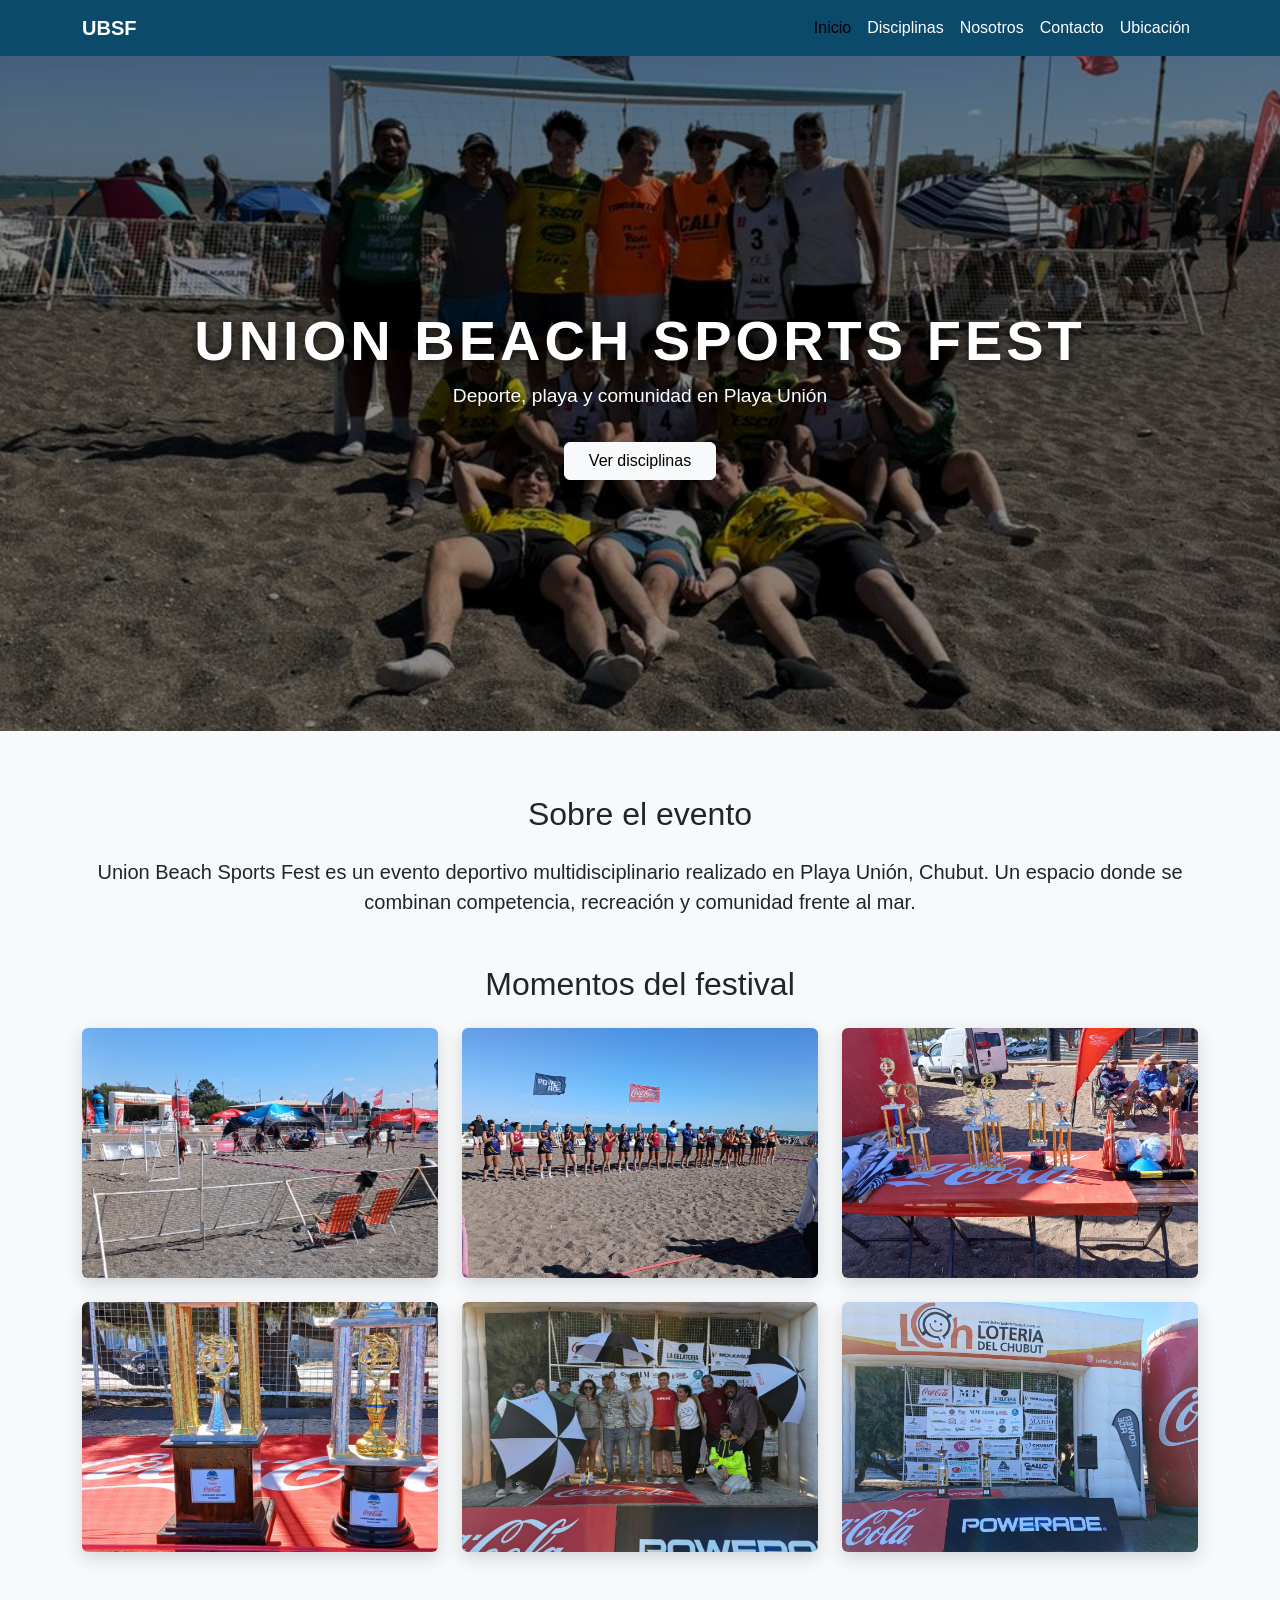
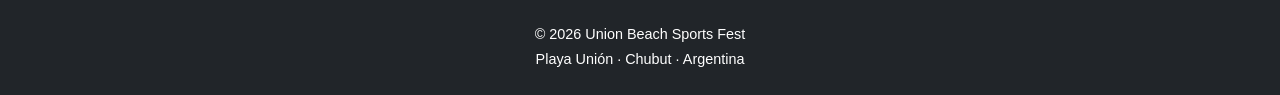
<file: index.html>
<!DOCTYPE html>
<html lang="en">
<head>
    <meta charset="UTF-8">
    <meta name="viewport" content="width=device-width, initial-scale=1.0">
    <link rel="icon" type="image/png" href="img/favicon.png">
    <title>Union Beach Sports Fest | Evento deportivo multidisciplinario</title>
    <meta name="description" content="Union Beach Sports Fest es un evento deportivo multidisciplinario en Playa Unión, Chubut, que reúne beach handball, beach tenis y actividades recreativas frente al mar.">
    <meta name="keywords" content="Union Beach Sports Fest, beach handball, beach tenis, deportes en la playa, Playa Unión, Chubut">
    <meta name="author" content="Federico Lorenzo Garcia">


    <!-- Bootstrap CSS -->
    <link href="https://cdn.jsdelivr.net/npm/bootstrap@5.3.3/dist/css/bootstrap.min.css" rel="stylesheet">

    <!-- CSS propio -->
    <link rel="stylesheet" href="css/style.css">
</head>

<body>
    <header>
        <nav class="navbar navbar-expand-lg navbar-custom">
            <div class="container">
                <a class="navbar-brand" href="index.html">UBSF</a>

                <button
                    class="navbar-toggler"
                    type="button"
                    data-bs-toggle="collapse"
                    data-bs-target="#menu"
                >
                    <span class="navbar-toggler-icon"></span>
                </button>

                <div class="collapse navbar-collapse" id="menu">
                    <ul class="navbar-nav ms-auto">
                        <li class="nav-item">
                            <a class="nav-link active" href="index.html">Inicio</a>
                        </li>
                        <li class="nav-item">
                            <a class="nav-link" href="pages/disciplinas.html">Disciplinas</a>
                        </li>
                        <li class="nav-item">
                            <a class="nav-link" href="pages/nosotros.html">Nosotros</a>
                        </li>
                        <li class="nav-item">
                            <a class="nav-link" href="pages/contacto.html">Contacto</a>
                        </li>
                        <li class="nav-item">
                            <a class="nav-link" href="pages/ubicacion.html">Ubicación</a>
                        </li>

                    </ul>
                </div>
            </div>
        </nav>
    </header>

    <main>
        <section class="hero hero-overlay d-flex align-items-center text-white">
            <div class="container text-center">
                <h1 class="display-4">Union Beach Sports Fest</h1>
                <p class="lead">Deporte, playa y comunidad en Playa Unión</p>
                <a href="pages/disciplinas.html" class="btn btn-light mt-3 px-4">
                    Ver disciplinas
                </a>
            </div>
        </section>

        

        <section class="container my-5 text-center">
            <h2 class="mb-4">Sobre el evento</h2>
                <p class="lead">
                    Union Beach Sports Fest es un evento deportivo multidisciplinario realizado en Playa Unión, Chubut.
                    Un espacio donde se combinan competencia, recreación y comunidad frente al mar.
                </p>
        </section>

        <section class="container my-5">
            <h2 class="text-center mb-4">Momentos del festival</h2>

            <div class="row g-4">
                <div class="col-md-4">
                    <img src="img/beach-handball2.jpeg" class="img-fluid rounded galeria-img" alt="Partido de Beach Handball">
                </div>

                <div class="col-md-4">
                    <img src="img/final-femenina.jpeg" class="img-fluid rounded galeria-img" alt="Final femenina del torneo">
                </div>

                <div class="col-md-4">
                    <img src="img/premiacion.jpeg" class="img-fluid rounded galeria-img" alt="Premiación del Union Beach Sports Fest">
                </div>

                <div class="col-md-4">
                    <img src="img/copas-campeones.jpeg" class="img-fluid rounded galeria-img" alt="Copas y campeones del evento">
                </div>

                <div class="col-md-4">
                    <img src="img/staff-1.jpeg" class="img-fluid rounded galeria-img" alt="Staff y organización del evento">
                </div>

                <div class="col-md-4">
                    <img src="img/sponsors.jpeg" class="img-fluid rounded galeria-img" alt="Sponsors del evento">
                </div>
            </div>
        </section>
    </main>
        
    <footer class="footer-custom text-center py-4">
        <div class="container">
            <p class="mb-1">© 2026 Union Beach Sports Fest</p>
            <p class="mb-0">Playa Unión · Chubut · Argentina</p>
        </div>
    </footer>



    <script src="https://cdn.jsdelivr.net/npm/bootstrap@5.3.3/dist/js/bootstrap.bundle.min.js"></script>

</body>
</html>
</file>
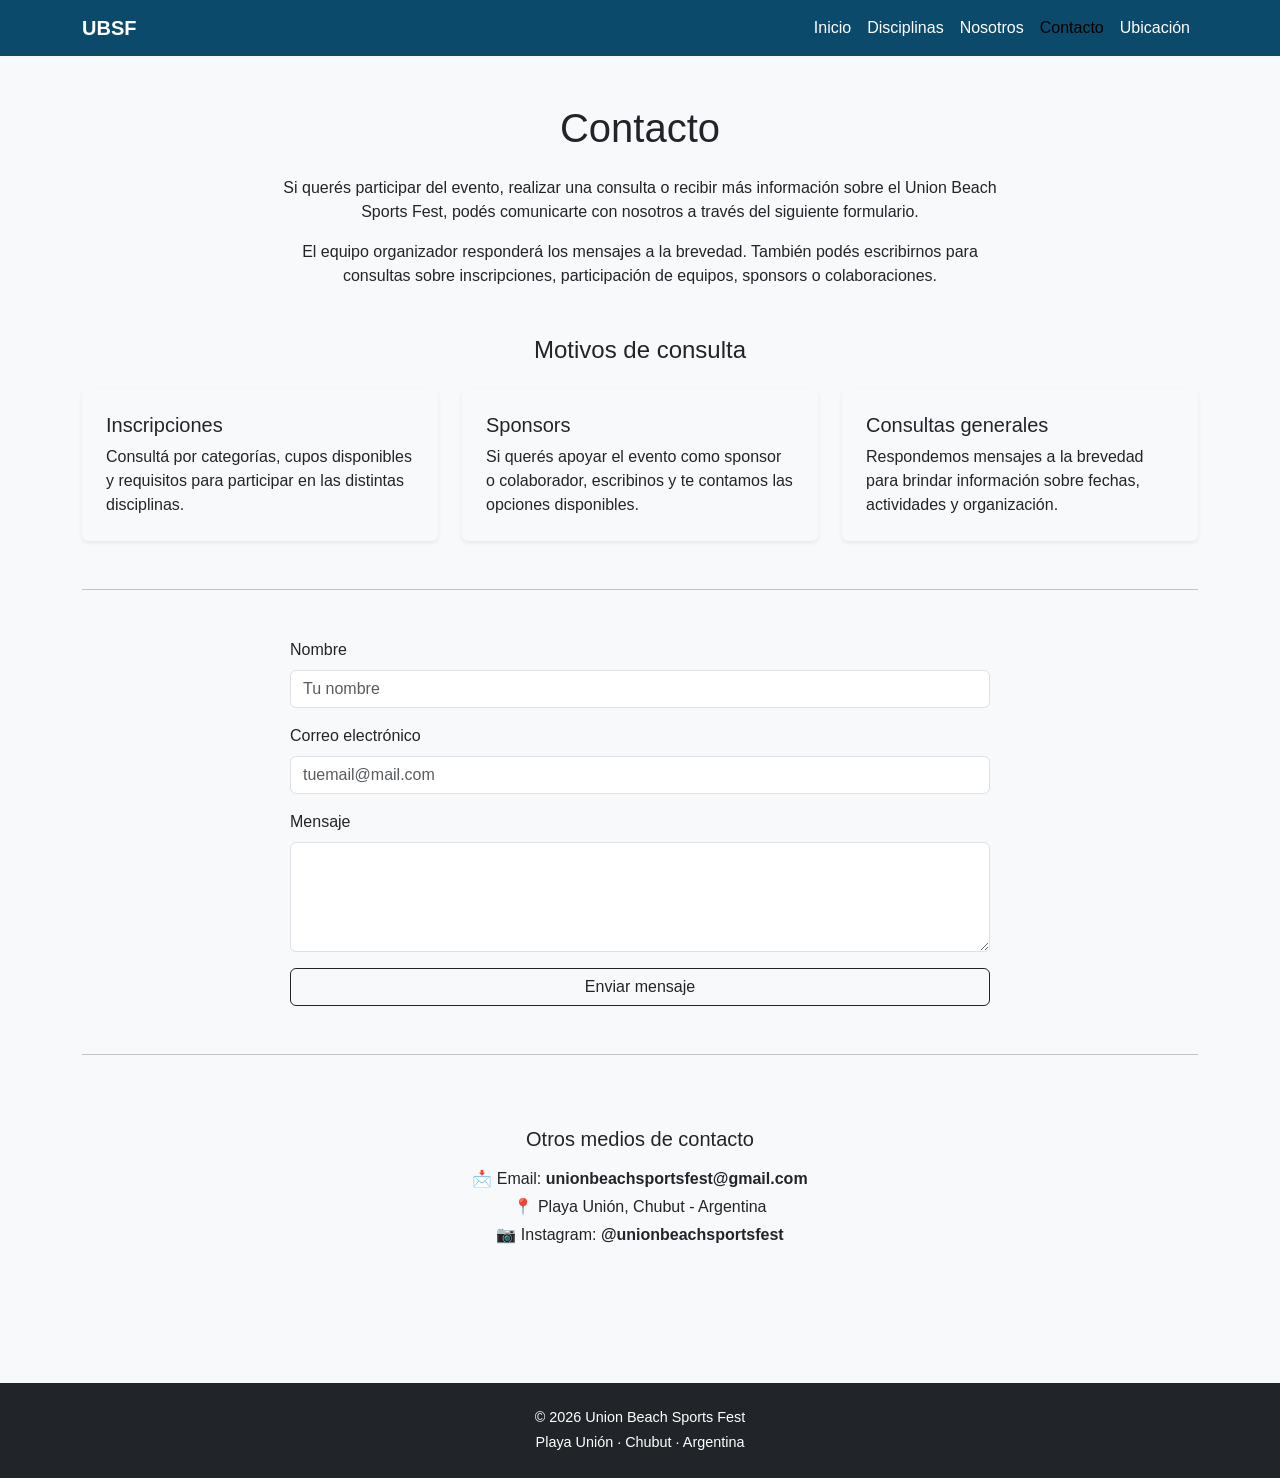
<file: pages/contacto.html>
<!DOCTYPE html>
<html lang="es">
<head>
    <meta charset="UTF-8">
    <meta name="viewport" content="width=device-width, initial-scale=1.0">
    <link rel="icon" type="image/png" href="../img/favicon.png">
    <title>Contacto | Union Beach Sports Fest</title>
    <meta name="description" content="Contactate con la organización del Union Beach Sports Fest para participar del evento, realizar consultas o recibir más información.">
    <meta name="keywords" content="Union Beach Sports Fest, contacto, inscripciones, sponsors, Playa Unión, Chubut">
    <meta name="author" content="Federico Lorenzo Garcia">



    <!-- Bootstrap CSS -->
    <link href="https://cdn.jsdelivr.net/npm/bootstrap@5.3.3/dist/css/bootstrap.min.css" rel="stylesheet">

    <!-- CSS propio -->
    <link rel="stylesheet" href="../css/style.css">
</head>
<body>

<header>
    <nav class="navbar navbar-expand-lg navbar-custom">
        <div class="container">
            <a class="navbar-brand" href="../index.html">UBSF</a>

            <button class="navbar-toggler" type="button" data-bs-toggle="collapse" data-bs-target="#menu">
                <span class="navbar-toggler-icon"></span>
            </button>

            <div class="collapse navbar-collapse" id="menu">
                <ul class="navbar-nav ms-auto">
                    <li class="nav-item">
                        <a class="nav-link" href="../index.html">Inicio</a>
                    </li>
                    <li class="nav-item">
                        <a class="nav-link" href="disciplinas.html">Disciplinas</a>
                    </li>
                    <li class="nav-item">
                        <a class="nav-link" href="nosotros.html">Nosotros</a>
                    </li>
                    <li class="nav-item">
                        <a class="nav-link active" href="contacto.html">Contacto</a>
                    </li>
                    <li class="nav-item">
                        <a class="nav-link" href="ubicacion.html">Ubicación</a>
                    </li>
                </ul>
            </div>
        </div>
    </nav>
</header>

<main class="container my-5">
    <h1 class="text-center mb-4">Contacto</h1>

    <section class="row justify-content-center mb-5">
        <div class="col-md-8 text-center">
            <p class="mb-3">
                Si querés participar del evento, realizar una consulta o recibir más información
                sobre el Union Beach Sports Fest, podés comunicarte con nosotros a través del siguiente formulario.
            </p>

            <p class="mb-0">
                El equipo organizador responderá los mensajes a la brevedad.
                También podés escribirnos para consultas sobre inscripciones,
                participación de equipos, sponsors o colaboraciones.
            </p>
        </div>
    </section>

    <h2 class="h4 text-center mb-4">Motivos de consulta</h2>

    <section class="row g-4 mb-5">
        <div class="col-md-4">
            <div class="p-4 bg-light rounded shadow-sm h-100">
                <h3 class="h5">Inscripciones</h2>
                <p class="mb-0">
                    Consultá por categorías, cupos disponibles y requisitos para participar en las distintas disciplinas.
                </p>
            </div>
        </div>

        <div class="col-md-4">
            <div class="p-4 bg-light rounded shadow-sm h-100">
                <h3 class="h5">Sponsors</h2>
                <p class="mb-0">
                    Si querés apoyar el evento como sponsor o colaborador, escribinos y te contamos las opciones disponibles.
                </p>
            </div>
        </div>

        <div class="col-md-4">
            <div class="p-4 bg-light rounded shadow-sm h-100">
                <h3 class="h5">Consultas generales</h2>
                <p class="mb-0">
                    Respondemos mensajes a la brevedad para brindar información sobre fechas, actividades y organización.
                </p>
            </div>
        </div>
    </section>

    <hr class="my-5">

    <form class="contacto-form mx-auto" style="max-width: 700px;">
        <div class="mb-3">
            <label for="nombre" class="form-label">Nombre</label>
            <input type="text" class="form-control" id="nombre" placeholder="Tu nombre" required>
        </div>

        <div class="mb-3">
            <label for="email" class="form-label">Correo electrónico</label>
            <input type="email" class="form-control" id="email" placeholder="tuemail@mail.com" required>
        </div>

        <div class="mb-3">
            <label for="mensaje" class="form-label">Mensaje</label>
            <textarea class="form-control" id="mensaje" rows="4" required></textarea>
        </div>

        <button type="submit" class="btn btn-outline-dark w-100">
            Enviar mensaje
        </button>
    </form>

    <hr class="my-5">

    <section class="mt-5 p-4 bg-light rounded text-center">
        <h2 class="h5 mb-3">Otros medios de contacto</h2>

        <p class="mb-1">
            📩 Email: <strong>unionbeachsportsfest@gmail.com</strong>
        </p>

        <p class="mb-1">
            📍 Playa Unión, Chubut - Argentina
        </p>

        <p class="mb-0">
            📷 Instagram: <strong>@unionbeachsportsfest</strong>
        </p>
    </section>


</main>

<footer class="footer-custom text-center py-4">
    <div class="container">
        <p class="mb-1">© 2026 Union Beach Sports Fest</p>
        <p class="mb-0">Playa Unión · Chubut · Argentina</p>
    </div>
</footer>

<script src="https://cdn.jsdelivr.net/npm/bootstrap@5.3.3/dist/js/bootstrap.bundle.min.js"></script>
</body>
</html>
</file>
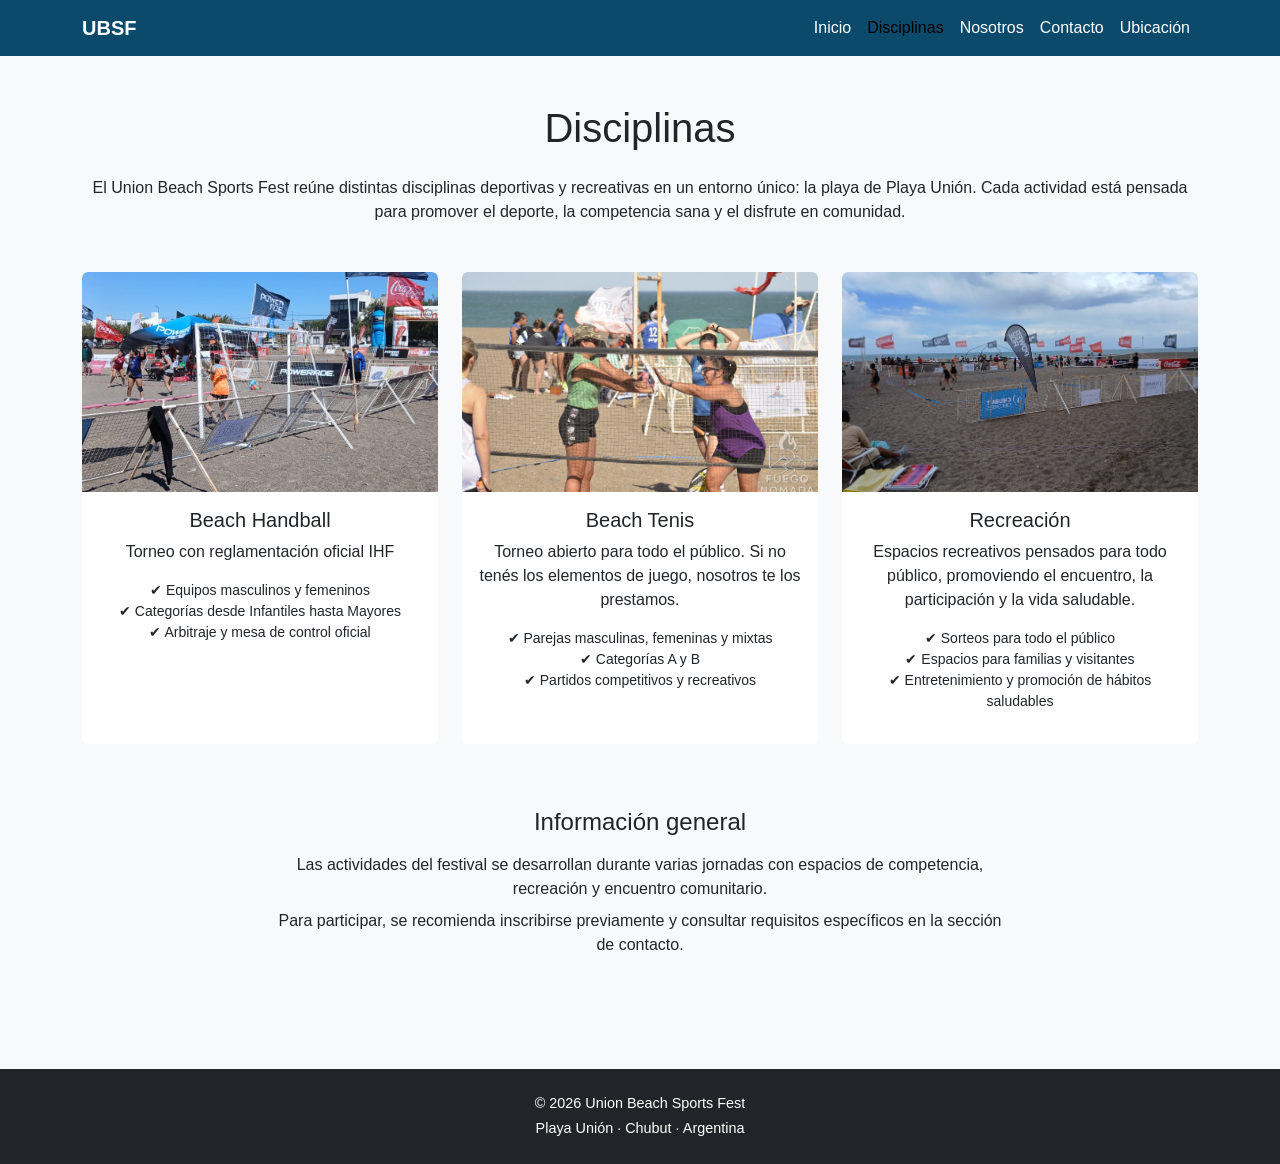
<file: pages/disciplinas.html>
<!DOCTYPE html>
<html lang="es">
<head>
    <meta charset="UTF-8">
    <meta name="viewport" content="width=device-width, initial-scale=1.0">
    <link rel="icon" type="image/png" href="../img/favicon.png">
    <title>Disciplinas | Union Beach Sports Fest</title>
    <meta name="description" content="Conocé las disciplinas del Union Beach Sports Fest: beach handball, beach tenis y actividades recreativas en Playa Unión, Chubut.">
    <meta name="keywords" content="Union Beach Sports Fest, beach handball, beach tenis, deportes en la playa, Playa Unión, Chubut">
    <meta name="author" content="Federico Lorenzo Garcia">


    <!-- Bootstrap CSS -->
    <link href="https://cdn.jsdelivr.net/npm/bootstrap@5.3.3/dist/css/bootstrap.min.css" rel="stylesheet">

    <!-- CSS propio -->
    <link rel="stylesheet" href="../css/style.css">
</head>
<body>

<header>
    <nav class="navbar navbar-expand-lg navbar-custom">
        <div class="container">
            <a class="navbar-brand" href="../index.html">UBSF</a>

            <button
                class="navbar-toggler"
                type="button"
                data-bs-toggle="collapse"
                data-bs-target="#menu"
            >
                <span class="navbar-toggler-icon"></span>
            </button>

            <div class="collapse navbar-collapse" id="menu">
                <ul class="navbar-nav ms-auto">
                    <li class="nav-item">
                        <a class="nav-link" href="../index.html">Inicio</a>
                    </li>
                    <li class="nav-item">
                        <a class="nav-link active" href="disciplinas.html">Disciplinas</a>
                    </li>
                    <li class="nav-item">
                        <a class="nav-link" href="nosotros.html">Nosotros</a>
                    </li>
                    <li class="nav-item">
                        <a class="nav-link" href="contacto.html">Contacto</a>
                    </li>
                    <li class="nav-item">
                        <a class="nav-link" href="ubicacion.html">Ubicación</a>
                    </li>
                </ul>
            </div>
        </div>
    </nav>
</header>

<main class="container my-5">

    <h1 class="text-center mb-4">Disciplinas</h1>

    <p class="text-center mb-5">
        El Union Beach Sports Fest reúne distintas disciplinas deportivas y recreativas en un entorno único:
        la playa de Playa Unión. Cada actividad está pensada para promover el deporte, la competencia sana
        y el disfrute en comunidad.
    </p>


    <section class="row g-4">

        <article class="col-md-4">
            <div class="card disciplina-card h-100">
                <img src="../img/beach-handball1.jpeg" class="card-img-top" alt="Partido de Beach Handball en el Union Beach Sports Fest">
                <div class="card-body">
                    <h2 class="h5 card-title">Beach Handball</h2>
                    <p class="card-text">
                        Torneo con reglamentación oficial IHF
                    </p>
                    <ul class="list-unstyled small mt-3">
                        <li>✔ Equipos masculinos y femeninos</li>
                        <li>✔ Categorías desde Infantiles hasta Mayores</li>
                        <li>✔ Arbitraje y mesa de control oficial</li>
                    </ul>                                               
                </div>
            </div>
        </article>

        <article class="col-md-4">
            <div class="card disciplina-card h-100">
                <img src="../img/beach-tenis1.jpg" class="card-img-top" alt="Torneo de Beach Tenis en Playa Union durante el Union Beach Sports Fest">
                <div class="card-body">
                    <h2 class="h5 card-title">Beach Tenis</h2>
                    <p class="card-text">
                        Torneo abierto para todo el público. Si no tenés los elementos de juego, nosotros te los prestamos.
                    </p>
                    <ul class="list-unstyled small mt-3">
                        <li>✔ Parejas masculinas, femeninas y mixtas</li>
                        <li>✔ Categorías A y B</li>
                        <li>✔ Partidos competitivos y recreativos</li>
                    </ul>    
                </div>
            </div>
        </article>

        <article class="col-md-4">
            <div class="card disciplina-card h-100">
                <img src="../img/evento-general.jpeg" class="card-img-top" alt="Actividades Recreativas y publico en el Union Beach Sports Fest">
                <div class="card-body">
                    <h2 class="h5 card-title">Recreación</h2>
                    <p class="card-text">
                        Espacios recreativos pensados para todo público, promoviendo el encuentro, la participación y la vida saludable.
                    </p>
                    <ul class="list-unstyled small mt-3">
                        <li>✔ Sorteos para todo el público</li>
                        <li>✔ Espacios para familias y visitantes</li>
                        <li>✔ Entretenimiento y promoción de hábitos saludables</li>
                    </ul>
                </div>
            </div>
        </article>

    </section>

    <section class="mt-5 text-center">
        <div class="col-md-8 mx-auto">
            <h2 class="h4 mb-3">Información general</h2>

            <p class="mb-2">
                Las actividades del festival se desarrollan durante varias jornadas con espacios de competencia,
                recreación y encuentro comunitario.
            </p>

            <p class="mb-0">
                Para participar, se recomienda inscribirse previamente y consultar requisitos específicos en la sección de contacto.
            </p>
        </div>    
    </section>


</main>

<footer class="footer-custom text-center py-4">
    <div class="container">
        <p class="mb-1">© 2026 Union Beach Sports Fest</p>
        <p class="mb-0">Playa Unión · Chubut · Argentina</p>
    </div>
</footer>

<script src="https://cdn.jsdelivr.net/npm/bootstrap@5.3.3/dist/js/bootstrap.bundle.min.js"></script>

</body>
</html>
</file>
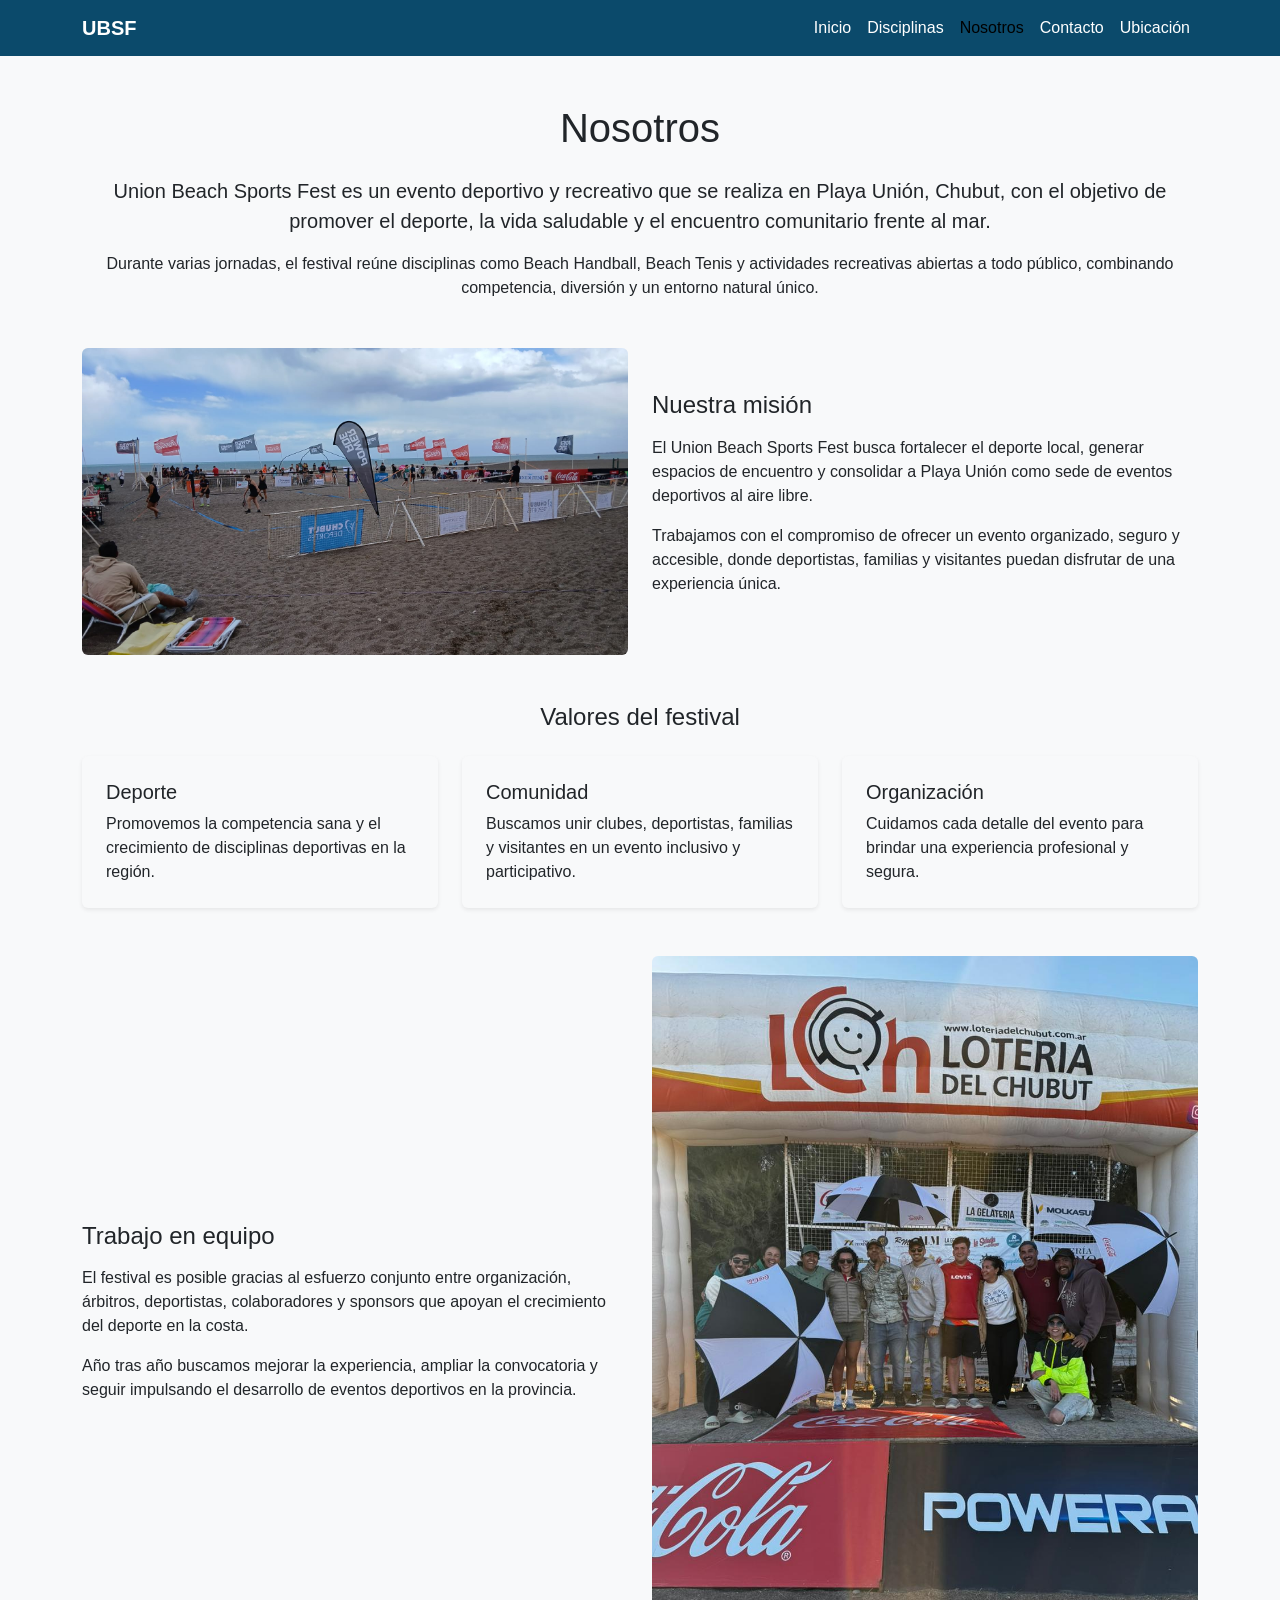
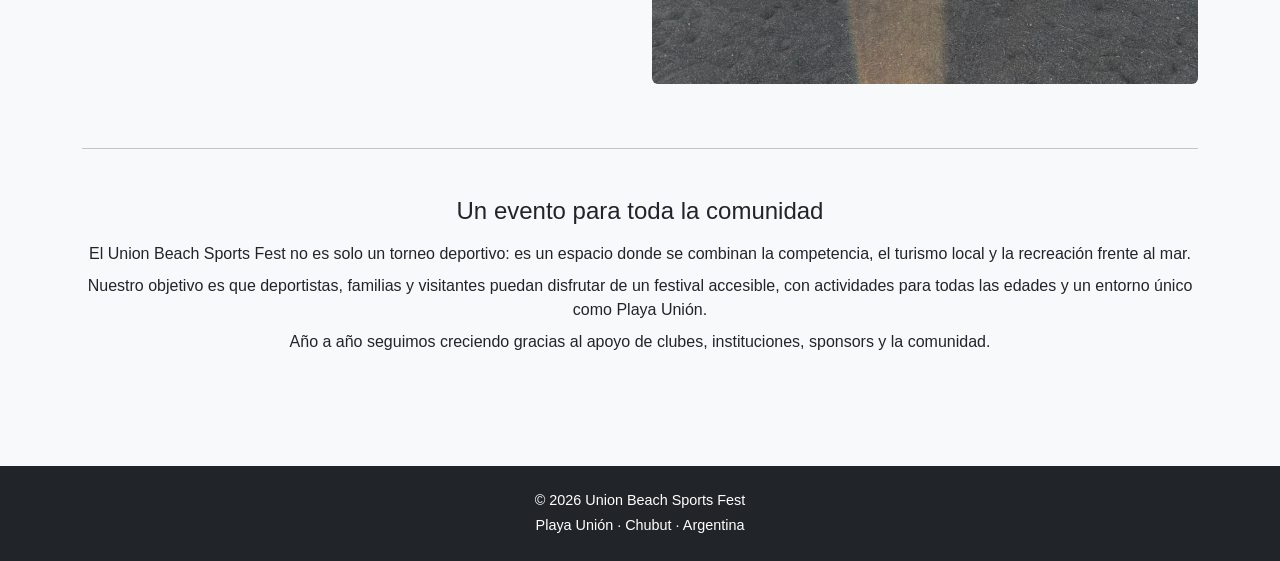
<file: pages/nosotros.html>
<!DOCTYPE html>
<html lang="es">
<head>
    <meta charset="UTF-8">
    <meta name="viewport" content="width=device-width, initial-scale=1.0">
    <link rel="icon" type="image/png" href="../img/favicon.png">
    <title>Nosotros | Union Beach Sports Fest</title>
    <meta name="description" content="Conocé la historia y los objetivos del Union Beach Sports Fest, un evento deportivo y recreativo que se realiza en Playa Unión, Chubut.">
    <meta name="keywords" content="Union Beach Sports Fest, beach handball, beach tenis, misión, valores, organización, Playa Unión, Chubut">
    <meta name="author" content="Federico Lorenzo Garcia">


    <!-- Bootstrap CSS -->
    <link href="https://cdn.jsdelivr.net/npm/bootstrap@5.3.3/dist/css/bootstrap.min.css" rel="stylesheet">

    <!-- CSS propio -->
    <link rel="stylesheet" href="../css/style.css">
</head>
<body>

    <header>
        <nav class="navbar navbar-expand-lg navbar-custom">
            <div class="container">
                <a class="navbar-brand" href="../index.html">UBSF</a>

                <button
                    class="navbar-toggler"
                    type="button"
                    data-bs-toggle="collapse"
                    data-bs-target="#menu"
                >
                    <span class="navbar-toggler-icon"></span>
                </button>

                <div class="collapse navbar-collapse" id="menu">
                    <ul class="navbar-nav ms-auto">
                        <li class="nav-item">
                            <a class="nav-link" href="../index.html">Inicio</a>
                        </li>
                        <li class="nav-item">
                            <a class="nav-link" href="disciplinas.html">Disciplinas</a>
                        </li>
                        <li class="nav-item">
                            <a class="nav-link active" href="nosotros.html">Nosotros</a>
                        </li>
                        <li class="nav-item">
                            <a class="nav-link" href="contacto.html">Contacto</a>
                        </li>
                        <li class="nav-item">
                            <a class="nav-link" href="ubicacion.html">Ubicación</a>
                        </li>
                    </ul>
                </div>
            </div>
        </nav>
    </header>

    <main class="container my-5">
        
        <h1 class="mb-4 text-center">Nosotros</h1>

        <section class="mb-5 text-center">
            <p class="lead">
                Union Beach Sports Fest es un evento deportivo y recreativo que se realiza en Playa Unión, Chubut,
                con el objetivo de promover el deporte, la vida saludable y el encuentro comunitario frente al mar.
            </p>

            <p>
                Durante varias jornadas, el festival reúne disciplinas como Beach Handball, Beach Tenis y actividades
                recreativas abiertas a todo público, combinando competencia, diversión y un entorno natural único.
            </p>
        </section>

        <section class="row align-items-center g-4 mb-5">
            <div class="col-md-6">
                <img src="../img/evento-general.jpeg"
                    class="img-fluid rounded"
                    alt="Público y actividades durante el Union Beach Sports Fest">
            </div>

            <div class="col-md-6">
                <h2 class="h4 mb-3">Nuestra misión</h2>

                <p>
                    El Union Beach Sports Fest busca fortalecer el deporte local, generar espacios de encuentro
                    y consolidar a Playa Unión como sede de eventos deportivos al aire libre.
                </p>

                <p>
                    Trabajamos con el compromiso de ofrecer un evento organizado, seguro y accesible, donde
                    deportistas, familias y visitantes puedan disfrutar de una experiencia única.
                </p>
            </div>
        </section>

        <section class="mb-5">
            <h2 class="h4 text-center mb-4">Valores del festival</h2>

            <div class="row g-4">
                <div class="col-md-4">
                    <div class="p-4 shadow-sm rounded bg-light h-100">
                        <h3 class="h5">Deporte</h3>
                        <p class="mb-0">
                            Promovemos la competencia sana y el crecimiento de disciplinas deportivas en la región.
                        </p>
                    </div>
                </div>

                <div class="col-md-4">
                    <div class="p-4 shadow-sm rounded bg-light h-100">
                        <h3 class="h5">Comunidad</h3>
                        <p class="mb-0">
                            Buscamos unir clubes, deportistas, familias y visitantes en un evento inclusivo y participativo.
                        </p>
                    </div>
                </div>

                <div class="col-md-4">
                    <div class="p-4 shadow-sm rounded bg-light h-100">
                        <h3 class="h5">Organización</h3>
                        <p class="mb-0">
                            Cuidamos cada detalle del evento para brindar una experiencia profesional y segura.
                        </p>
                    </div>
                </div>
            </div>
        </section>

        <section class="row align-items-center g-4">
            <div class="col-md-6 order-md-2">
                <img src="../img/staff-1.jpeg"
                    class="img-fluid rounded"
                    alt="Equipo organizador del Union Beach Sports Fest">
            </div>

            <div class="col-md-6 order-md-1">
                <h2 class="h4 mb-3">Trabajo en equipo</h2>

                <p>
                    El festival es posible gracias al esfuerzo conjunto entre organización, árbitros, deportistas,
                    colaboradores y sponsors que apoyan el crecimiento del deporte en la costa.
                </p>

                <p>
                    Año tras año buscamos mejorar la experiencia, ampliar la convocatoria y seguir impulsando el
                    desarrollo de eventos deportivos en la provincia.
                </p>
            </div>
        </section>

        <hr class="my-5">

        <section class="mt-5 text-center">
            <h2 class="h4 mb-3">Un evento para toda la comunidad</h2>

                <p class="mb-2">
                    El Union Beach Sports Fest no es solo un torneo deportivo: es un espacio donde se combinan
                    la competencia, el turismo local y la recreación frente al mar.
                </p>

                <p class="mb-2">
                    Nuestro objetivo es que deportistas, familias y visitantes puedan disfrutar de un festival accesible,
                    con actividades para todas las edades y un entorno único como Playa Unión.
                </p>

                <p class="mb-0">
                    Año a año seguimos creciendo gracias al apoyo de clubes, instituciones, sponsors y la comunidad.
                </p>
        </section>

    </main>

    <footer class="footer-custom text-center py-4">
        <div class="container">
            <p class="mb-1">© 2026 Union Beach Sports Fest</p>
            <p class="mb-0">Playa Unión · Chubut · Argentina</p>
        </div>
    </footer>

    <script src="https://cdn.jsdelivr.net/npm/bootstrap@5.3.3/dist/js/bootstrap.bundle.min.js"></script>
</body>
</html>
</file>
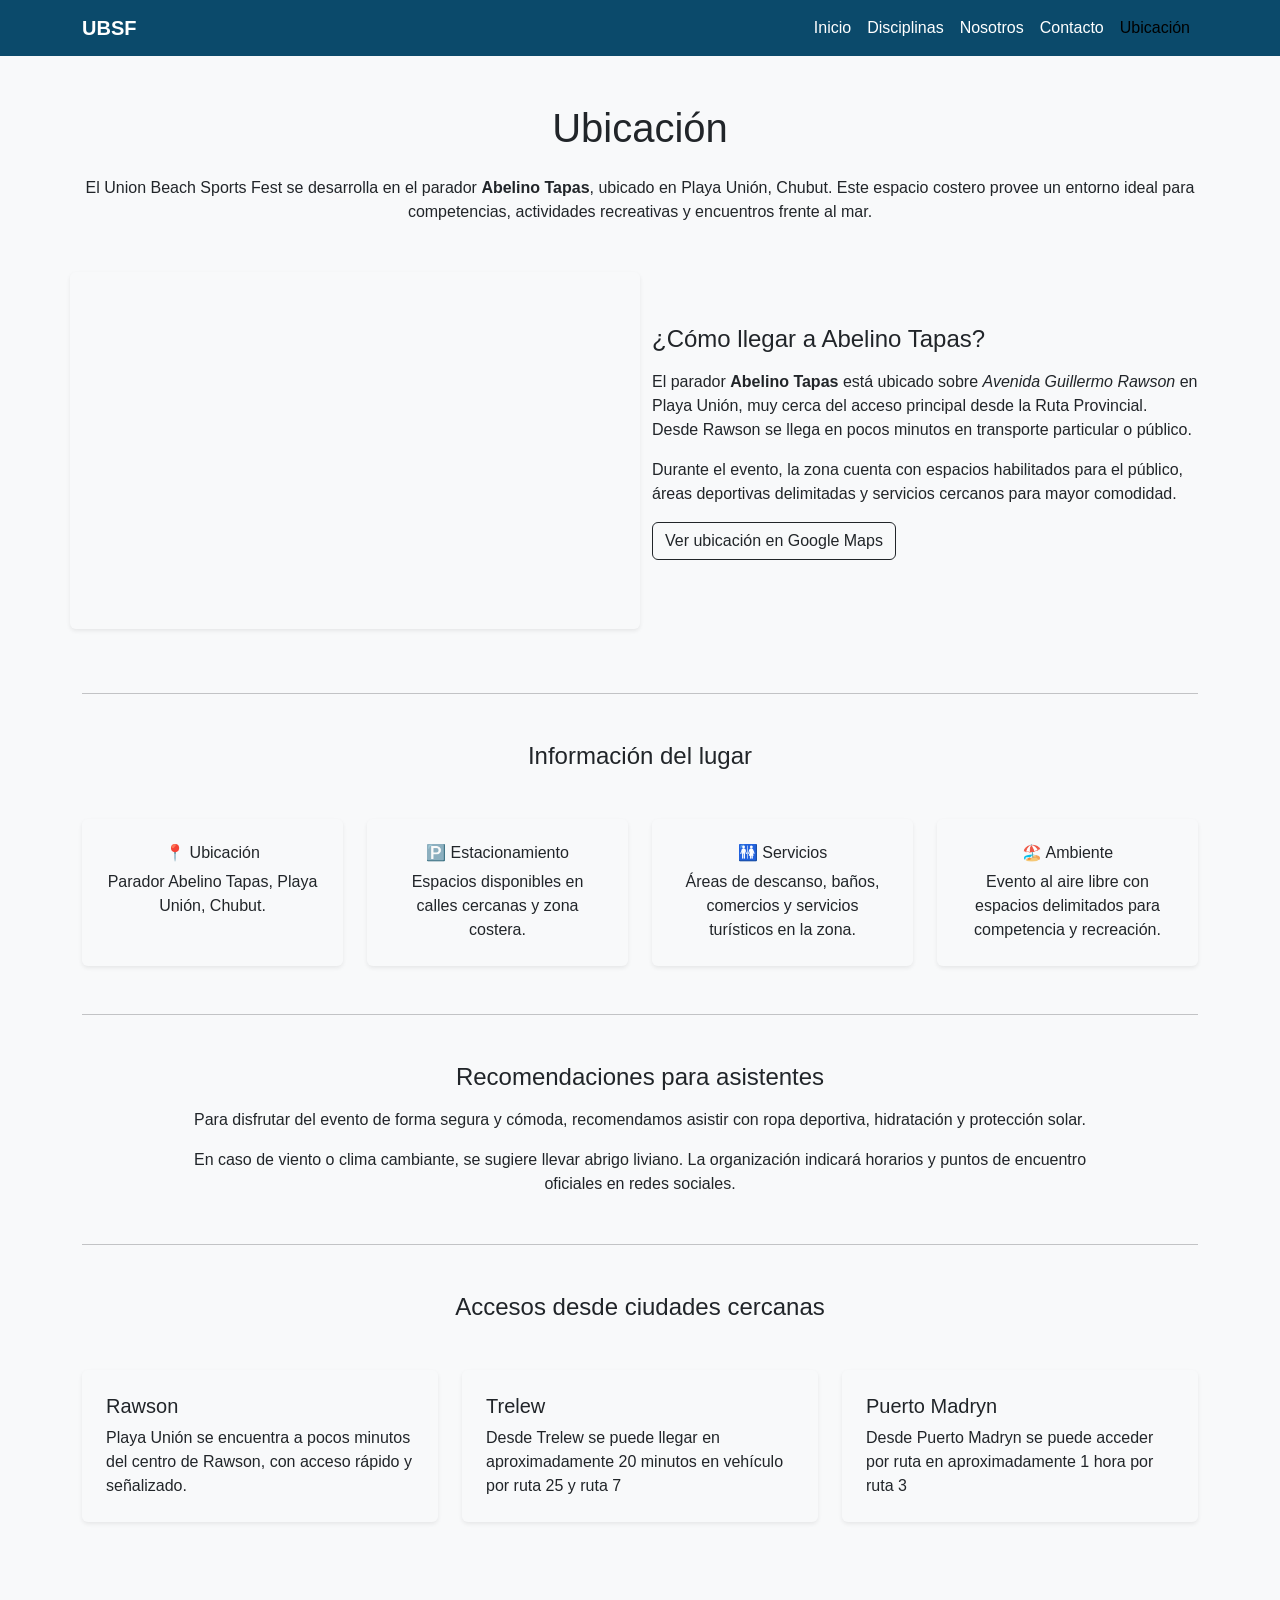
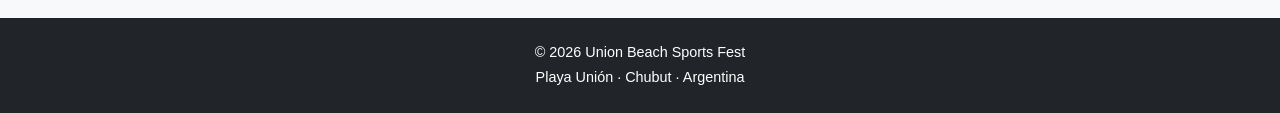
<file: pages/ubicacion.html>
<!DOCTYPE html>
<html lang="es">
<head>
    <meta charset="UTF-8">
    <meta name="viewport" content="width=device-width, initial-scale=1.0">
    <link rel="icon" type="image/png" href="../img/favicon.png">
    <title>Ubicación | Union Beach Sports Fest</title>
    <meta name="description" content="Conocé la ubicación del Union Beach Sports Fest en Playa Unión, Chubut, y cómo llegar al evento deportivo frente al mar.">
    <meta name="keywords" content="Union Beach Sports Fest, beach handball, beach tenis, Abelino Tapas, servicios, Estacionamiento, Ambiente, ubicacion Playa Unión, Chubut">
    <meta name="author" content="Federico Lorenzo Garcia">


    <!-- Bootstrap CSS -->
    <link href="https://cdn.jsdelivr.net/npm/bootstrap@5.3.3/dist/css/bootstrap.min.css" rel="stylesheet">

    <!-- CSS propio -->
    <link rel="stylesheet" href="../css/style.css">
</head>
<body>

<header>
    <nav class="navbar navbar-expand-lg navbar-custom">
        <div class="container">
            <a class="navbar-brand" href="../index.html">UBSF</a>

            <button class="navbar-toggler" type="button" data-bs-toggle="collapse" data-bs-target="#menu">
                <span class="navbar-toggler-icon"></span>
            </button>

            <div class="collapse navbar-collapse" id="menu">
                <ul class="navbar-nav ms-auto">
                    <li class="nav-item">
                        <a class="nav-link" href="../index.html">Inicio</a>
                    </li>
                    <li class="nav-item">
                        <a class="nav-link" href="disciplinas.html">Disciplinas</a>
                    </li>
                    <li class="nav-item">
                        <a class="nav-link" href="nosotros.html">Nosotros</a>
                    </li>
                    <li class="nav-item">
                        <a class="nav-link" href="contacto.html">Contacto</a>
                    </li>
                    <li class="nav-item">
                        <a class="nav-link active" href="ubicacion.html">Ubicación</a>
                    </li>
                </ul>
            </div>
        </div>
    </nav>
</header>

<main class="container my-5">

    <h1 class="text-center mb-4">Ubicación</h1>

   <p class="text-center mb-5">
        El Union Beach Sports Fest se desarrolla en el parador
        <strong>Abelino Tapas</strong>, ubicado en Playa Unión, Chubut.
        Este espacio costero provee un entorno ideal para competencias,
        actividades recreativas y encuentros frente al mar.
    </p>


    <section class="row align-items-center g-4">

        <div class="col-md-6 rounded overflow-hidden shadow-sm">
            <iframe
                src="https://www.google.com/maps?q=Abelino%20Tapas%20Playa%20Unión%20Chubut&output=embed"
                width="100%"
                height="350"
                style="border:0;"
                allowfullscreen=""
                loading="lazy"
                referrerpolicy="no-referrer-when-downgrade"
                title="Ubicación de Abelino Tapas en Playa Unión, Chubut">
            </iframe>

        </div>
        

        <div class="col-md-6">
            <h2 class="h4 mb-3">¿Cómo llegar a Abelino Tapas?</h2>

            <p>
                El parador <strong>Abelino Tapas</strong> está ubicado sobre
                <em>Avenida Guillermo Rawson</em> en Playa Unión, muy cerca del acceso principal
                desde la Ruta Provincial. Desde Rawson se llega en pocos minutos
                en transporte particular o público.
            </p>

            <p>
                Durante el evento, la zona cuenta con espacios habilitados para el público,
                áreas deportivas delimitadas y servicios cercanos para mayor comodidad.
            </p>

            <p class="mt-3">
                <a href="https://maps.app.goo.gl/EHhfUuhjeUuCVvjMA" target="_blank" class="btn btn-outline-dark">
                Ver ubicación en Google Maps
                </a>
            </p>
        </div>

    </section>

    <hr class="my-5">

    <section class="row g-4 text-center mb-5">
        <h2 class="h4 mb-4">Información del lugar</h2>

        <div class="col-md-3">
            <div class="p-4 bg-light rounded shadow-sm h-100">
                <h3 class="h6 mb-2">📍 Ubicación</h3>
                <p class="mb-0">
                    Parador Abelino Tapas, Playa Unión, Chubut.
                </p>
            </div>
        </div>

        <div class="col-md-3">
            <div class="p-4 bg-light rounded shadow-sm h-100">
                <h3 class="h6 mb-2">🅿️ Estacionamiento</h3>
                <p class="mb-0">
                    Espacios disponibles en calles cercanas y zona costera.
                </p>
            </div>
        </div>

        <div class="col-md-3">
            <div class="p-4 bg-light rounded shadow-sm h-100">
                <h3 class="h6 mb-2">🚻 Servicios</h3>
                <p class="mb-0">
                    Áreas de descanso, baños, comercios y servicios turísticos en la zona.
                </p>
            </div>
        </div>

        <div class="col-md-3">
            <div class="p-4 bg-light rounded shadow-sm h-100">
                <h3 class="h6 mb-2">🏖️ Ambiente</h3>
                <p class="mb-0">
                    Evento al aire libre con espacios delimitados para competencia y recreación.
                </p>
            </div>
        </div>
    </section>

    <hr class="my-5">

    <section class="row justify-content-center mb-5">
        <div class="col-md-10 text-center">
            <h2 class="h4 mb-3">Recomendaciones para asistentes</h2>

            <p class="mb-3">
                Para disfrutar del evento de forma segura y cómoda, recomendamos asistir con ropa deportiva,
                hidratación y protección solar.
            </p>

            <p class="mb-0">
                En caso de viento o clima cambiante, se sugiere llevar abrigo liviano.
                La organización indicará horarios y puntos de encuentro oficiales en redes sociales.
            </p>
        </div>
    </section>

    <hr class="my-5">

    <section class="row g-4 mb-5">
        <h2 class="h4 text-center mb-4">Accesos desde ciudades cercanas</h2>

        <div class="col-md-4">
            <div class="p-4 bg-light rounded shadow-sm h-100">
                <h3 class="h5">Rawson</h3>
                <p class="mb-0">
                    Playa Unión se encuentra a pocos minutos del centro de Rawson, con acceso rápido y señalizado.
                </p>
            </div>
        </div>

        <div class="col-md-4">
            <div class="p-4 bg-light rounded shadow-sm h-100">
                <h3 class="h5">Trelew</h3>
                <p class="mb-0">
                    Desde Trelew se puede llegar en aproximadamente 20 minutos en vehículo por ruta 25 y ruta 7
                </p>
            </div>
        </div>

        <div class="col-md-4">
            <div class="p-4 bg-light rounded shadow-sm h-100">
                <h3 class="h5">Puerto Madryn</h3>
                <p class="mb-0">
                    Desde Puerto Madryn se puede acceder por ruta en aproximadamente 1 hora por ruta 3
                </p>
            </div>
        </div>
    </section>

</main>


<footer class="footer-custom text-center py-4">
    <div class="container">
        <p class="mb-1">© 2026 Union Beach Sports Fest</p>
        <p class="mb-0">Playa Unión · Chubut · Argentina</p>
    </div>
</footer>

<script src="https://cdn.jsdelivr.net/npm/bootstrap@5.3.3/dist/js/bootstrap.bundle.min.js"></script>
</body>
</html>
</file>
<file: css/style.css>
@charset "UTF-8";
/* Colores */
/* Tipografía */
/* Layout */
/* Transiciones */
* {
  padding: 0;
  margin: 0;
  box-sizing: border-box;
}

body {
  font-family: Arial, sans-serif;
  color: #212529;
  background-color: #f8f9fa;
}

a {
  text-decoration: none;
  color: #0b4a6b;
}
a:hover {
  text-decoration: underline;
}

img {
  max-width: 100%;
  height: auto;
  display: block;
}

html,
body {
  height: 100%;
}

body {
  display: flex;
  flex-direction: column;
}

main {
  flex: 1;
}

.navbar-custom {
  background-color: #0b4a6b;
}
.navbar-custom .navbar-brand {
  color: #ffffff;
  font-weight: bold;
}
.navbar-custom .navbar-brand:hover {
  color: #f8f9fa;
}
.navbar-custom .nav-link {
  color: #ffffff;
}
.navbar-custom .nav-link:hover {
  text-decoration: underline;
}

/* Hero */
.hero {
  min-height: 75vh;
  background: url("../img/equipos-juntos.jpeg") center/cover no-repeat;
  position: relative;
  display: flex;
  align-items: center;
  text-align: center;
  color: white;
}
.hero::before {
  content: "";
  position: absolute;
  inset: 0;
  background: rgba(0, 0, 0, 0.45);
}
.hero .container {
  position: relative;
  z-index: 1;
  padding: 0 1rem;
}
.hero h1 {
  font-size: 3.5rem;
  font-weight: 800;
  text-transform: uppercase;
  letter-spacing: 4px;
  text-shadow: 0 3px 12px rgba(0, 0, 0, 0.9);
}
.hero p {
  font-size: 1.2rem;
  font-weight: 500;
  text-shadow: 0 2px 10px rgba(0, 0, 0, 0.9);
}

@media (max-width: 500px) {
  .hero {
    min-height: 65vh;
  }
  .hero h1 {
    font-size: 2.2rem;
    letter-spacing: 2px;
  }
  .hero p {
    font-size: 1rem;
  }
}
main {
  padding: 0;
}
main section {
  margin-bottom: 4rem;
}
main h1 {
  margin-top: 0;
}
main h2 {
  margin-top: 3rem;
}
main h3 {
  color: #212529;
}

.footer-custom {
  background-color: #212529;
  color: #ffffff;
  padding: 1.5rem 0;
}
.footer-custom p {
  margin: 0;
  font-size: 0.9rem;
}

.disciplina-card {
  border: none;
  border-radius: 6px;
  overflow: hidden;
  transition: all 0.3s ease;
}
.disciplina-card img {
  height: 220px;
  object-fit: cover;
}
.disciplina-card .card-body {
  text-align: center;
}
.disciplina-card:hover {
  transform: translateY(-5px);
}

@media (max-width: 500px) {
  .disciplina-card {
    margin-bottom: 1.5rem;
  }
}
.galeria-img {
  width: 100%;
  height: 250px;
  object-fit: cover;
  border-radius: 12px;
  box-shadow: 0 6px 18px rgba(0, 0, 0, 0.15);
  transition: transform 0.3s ease, box-shadow 0.3s ease;
  /* Animación al cargar */
  opacity: 0;
  transform: translateY(20px);
  animation: aparecer 0.8s ease forwards;
}
.galeria-img:hover {
  transform: scale(1.04);
  box-shadow: 0 10px 25px rgba(0, 0, 0, 0.25);
}

/* Delay para que aparezcan escalonadas */
.galeria-img:nth-child(1) {
  animation-delay: 0.1s;
}

.galeria-img:nth-child(2) {
  animation-delay: 0.2s;
}

.galeria-img:nth-child(3) {
  animation-delay: 0.3s;
}

.galeria-img:nth-child(4) {
  animation-delay: 0.4s;
}

.galeria-img:nth-child(5) {
  animation-delay: 0.5s;
}

.galeria-img:nth-child(6) {
  animation-delay: 0.6s;
}

@keyframes aparecer {
  to {
    opacity: 1;
    transform: translateY(0);
  }
}

/*# sourceMappingURL=style.css.map */
</file>
